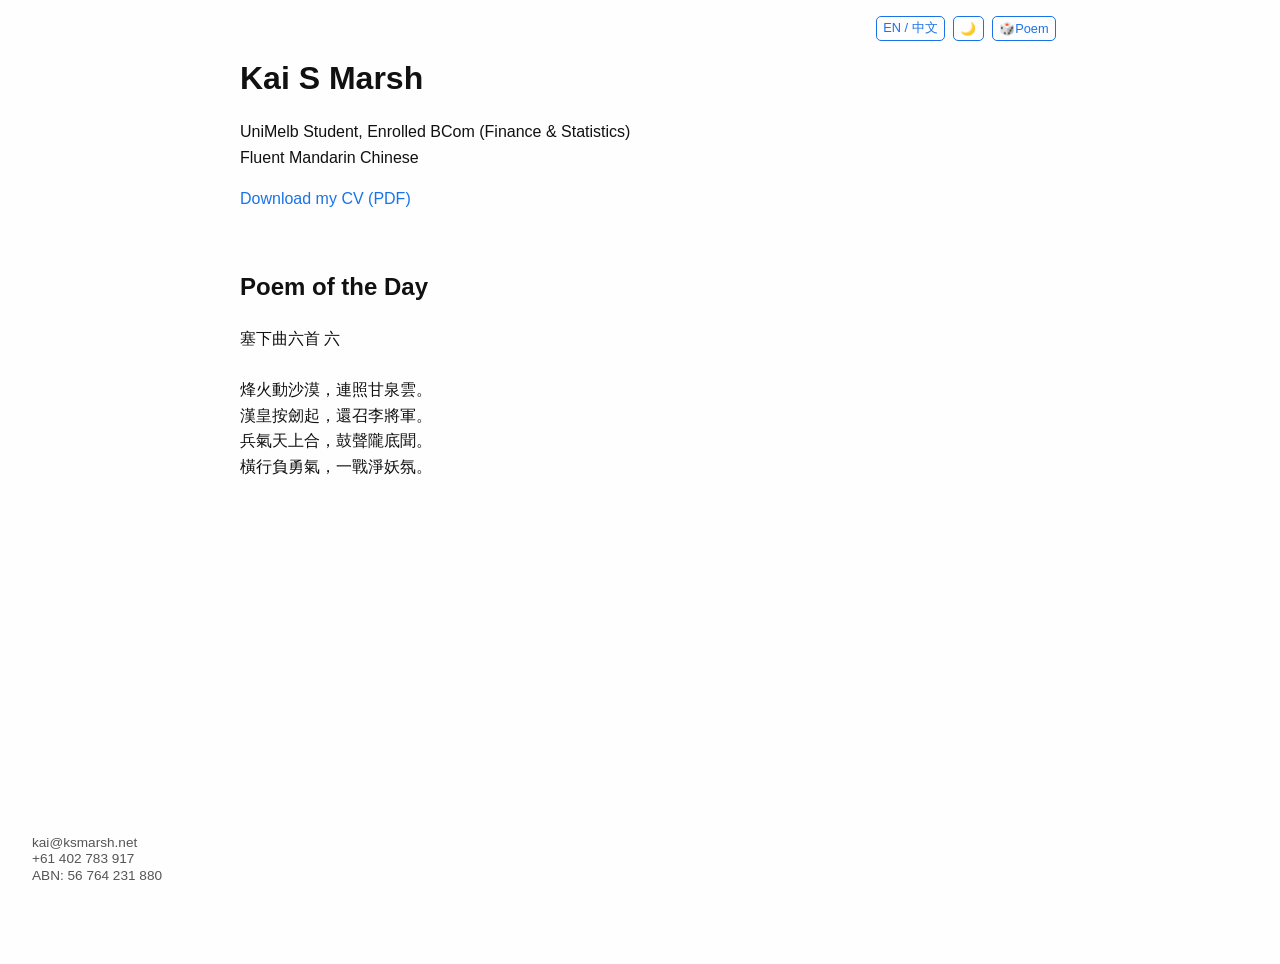
<file: index.html>
<!DOCTYPE html>
<html lang="en">
<head>
  <meta name="robots" content="noindex, nofollow">
  <meta property="og:title" content="Kai S Marsh" />
  <meta property="og:description" content="UoM BCom Student | 中文流利，HSK六级" />
  <meta property="og:image" content="https://ksmarsh.net/ma3.png" />
  <meta property="og:url" content="https://ksmarsh.net" />
  <meta property="og:type" content="website" />
  <meta charset="UTF-8">
  <meta name="viewport" content="width=device-width, initial-scale=1.0">
  <title>Kai Marsh</title>
  <link rel="icon" href="ma3.png" type="image/png" sizes="32x32">
  <style>
    body {
      font-family: "Helvetica Neue", Helvetica, Arial, sans-serif;
      max-width: 800px;
      margin: 0 auto;
      padding: 2rem;
      line-height: 1.6;
      background-color: #fefefe;
      color: #111;
      transition: background-color 0.3s, color 0.3s;
      min-height: 100vh;
      display: flex;
      flex-direction: column;
      position: relative;
    }

    a {
      color: #1a73e8;
      text-decoration: none;
    }
    a:hover {
      text-decoration: underline;
    }

    h1 {
      margin-bottom: 0.2em;
      font-size: 2rem;
    }
    h2 {
      margin-top: 2em;
    }
    p {
      margin: 0.5em 0;
    }

    /* Top-right buttons container */
    .top-buttons {
      position: absolute;
      top: 1rem;
      right: 1rem;
      display: flex;
      gap: 0.5rem;
    }

    .top-buttons button {
      padding: 0.25em 0.5em;
      border: 1px solid #1a73e8;
      border-radius: 5px;
      cursor: pointer;
      background: none;
      color: #1a73e8;
      font-size: 0.8rem;
    }

    /* Sticky footer */
.footer {
  position: fixed;
  bottom: 1rem;
  left: 2rem;
  font-size: 0.85rem;
  color: #555;
  line-height: 1.2;
}

    /* Dark mode styles */
    .dark-mode {
      background-color: #111;
      color: #fefefe;
    }

    @media (max-width: 600px) {
      body {
        padding: 1rem;
      }
      h1 {
        font-size: 1.5rem;
      }
      .top-buttons {
        top: 0.5rem;
        right: 0.5rem;
      }
    }
  </style>
</head>
<body>
  <!-- Top-right buttons -->
  <div class="top-buttons">
    <button id="lang-toggle">EN / 中文</button>
    <button id="dark-toggle">🌙</button>
    <button id="randomBtn">🎲Poem </button>
  </div>

  <h1 id="name">Kai S Marsh</h1>
  <p id="description"> UniMelb Student, Enrolled BCom (Finance & Statistics) <br> Fluent Mandarin Chinese</p>
  <p><a id="cv-link" href="cv.pdf" target="_blank">Download my CV (PDF)</a></p>

<h2 id="poemTitle">Poem of the Day</h2>
<!-- <label style="font-size:0.7em; margin-left:0.5em;">
 <input type="checkbox" id="simplified-toggle"> 简体
</label> -->
<div id="poemContent"></div>
  
  <div class="footer">
  kai@ksmarsh.net<br>
  +61 402 783 917<br>
  ABN: 56 764 231 880
</div>
<script>
  // Poem fetch
fetch("li_bai.json")
  .then(res => res.json())
  .then(poems => {
    // Store poems globally for simplified toggle
    window.poemsData = poems;

    // Show Poem of the Day
    const dayOfYear = Math.floor(
      (new Date() - new Date(new Date().getFullYear(), 0, 0)) / (1000*60*60*24)
    );
    const poem = poems[dayOfYear % poems.length];
    // Display poem using original logic
    poemTitle.textContent = "Poem of the Day"; // heading stays fixed
    poemContent.innerHTML = `${poem.title}<br><br>${poem.content.join("<br>")}`;

    // Random button
    randomBtn.addEventListener("click", () => {
      const randomPoem = poems[Math.floor(Math.random() * poems.length)];
      poemTitle.textContent = "Poem of the Day"; // heading stays fixed
      poemContent.innerHTML = `${randomPoem.title}<br><br>${randomPoem.content.join("<br>")}`;
    });
  })
  .catch(err => {
    poemTitle.textContent = "Poem of the Day";
    poemContent.textContent = "诗歌加载失败";
    console.error(err);
  });

// Reference checkbox
const simplifiedToggle = document.getElementById("simplified-toggle");

// Re-render poem in simplified Chinese when checkbox is toggled
/*simplifiedToggle.addEventListener("change", () => {
  if (!window.poemsData) return;

  // Get currently displayed poem title (first line of poemContent)
  const lines = poemContent.innerHTML.split("<br>");
  const currentPoemTitle = lines[0];

  // Find poem object
  const poem = window.poemsData.find(p => p.title === currentPoemTitle);
  if (!poem) return;

  let content = poem.content.join("<br>");
  if (simplifiedToggle.checked) {
    content = traditionalToSimplified(`${poem.title}<br><br>${content}`);
  } else {
    content = `${poem.title}<br><br>${content}`;
  }

  poemContent.innerHTML = content;
});

// Example simple conversion (for full coverage, use opencc-js)
function traditionalToSimplified(str) {
  return str.replace(/詩/g, "诗").replace(/歌/g, "歌"); // add more rules as needed
}
*/
    // Language toggle
const englishContent = {
  name: "Kai S Marsh",
  description: "UniMelb Student, Enrolled BCom (Finance & Statistics) <br> Fluent Mandarin Chinese",
  cv: "Download my CV (PDF)",
  poemTitle: "Poem of the Day"
};

const chineseContent = {
  name: "马凯",
  description: " 墨尔本大学学生： 商学系（金融）；文凭（统计）<br> 中文流利，HSK六级",
  cv: "下载我的简历 (PDF)",
  poemTitle: "李白诗歌每日一首"
};


let isEnglish = true;
const langToggle = document.getElementById("lang-toggle");
langToggle.addEventListener("click", () => {
  const nameEl = document.getElementById("name");
  const desc = document.getElementById("description");
  const cvLink = document.getElementById("cv-link");
  const poemTitle = document.getElementById("poemTitle");

  if (isEnglish) {
    nameEl.textContent = chineseContent.name;
    desc.innerHTML = chineseContent.description;
    cvLink.textContent = chineseContent.cv;
    poemTitle.textContent = chineseContent.poemTitle;
    randomBtn.textContent = "🎲随机诗歌";
    isEnglish = false;
  } else {
    nameEl.textContent = englishContent.name;
    desc.innerHTML = englishContent.description;
    cvLink.textContent = englishContent.cv;
    poemTitle.textContent = englishContent.poemTitle;
    randomBtn.textContent = "🎲Poem";
    isEnglish = true;
  }
});


    // Dark mode toggle with moon/sun
    const darkToggle = document.getElementById("dark-toggle");
    darkToggle.addEventListener("click", () => {
      document.body.classList.toggle("dark-mode");
      if (document.body.classList.contains("dark-mode")) {
        darkToggle.textContent = "☀️";
      } else {
        darkToggle.textContent = "🌙";
      }
    });
  </script>
</body>
</html>
</file>
